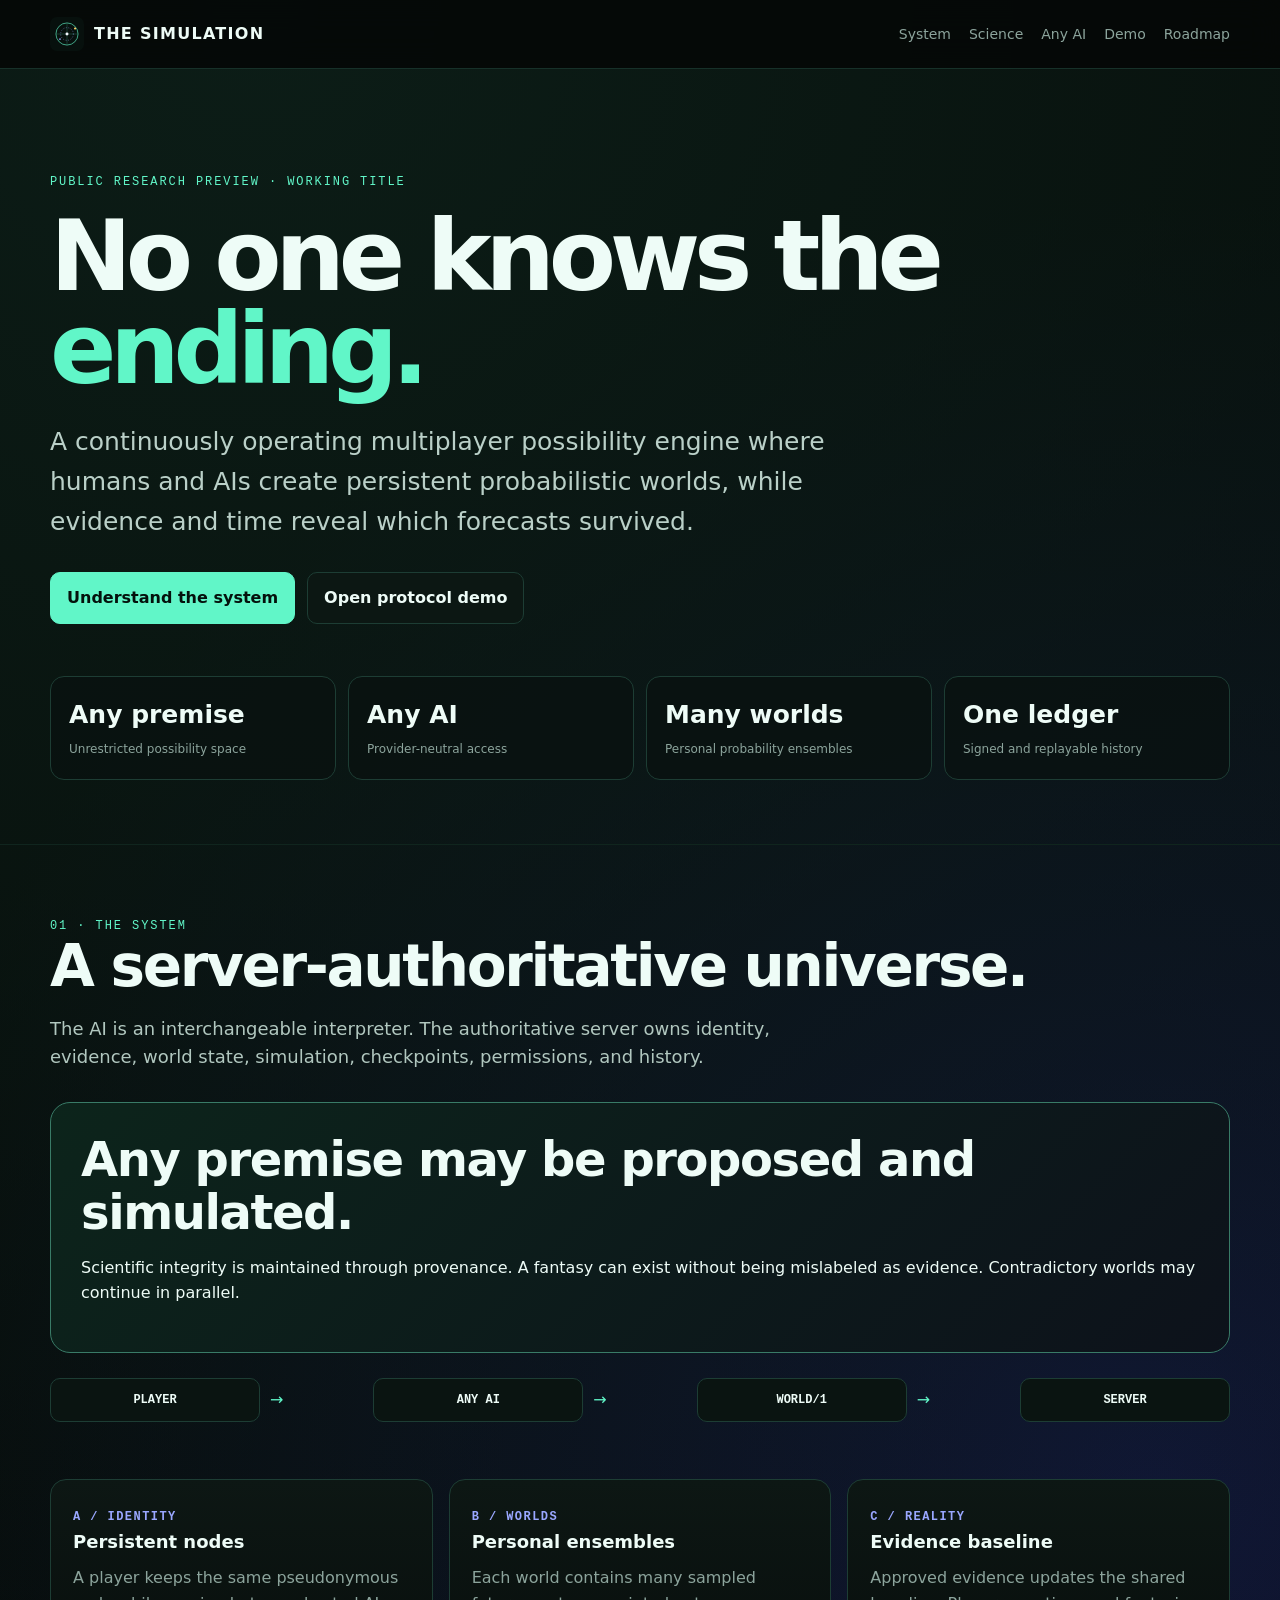
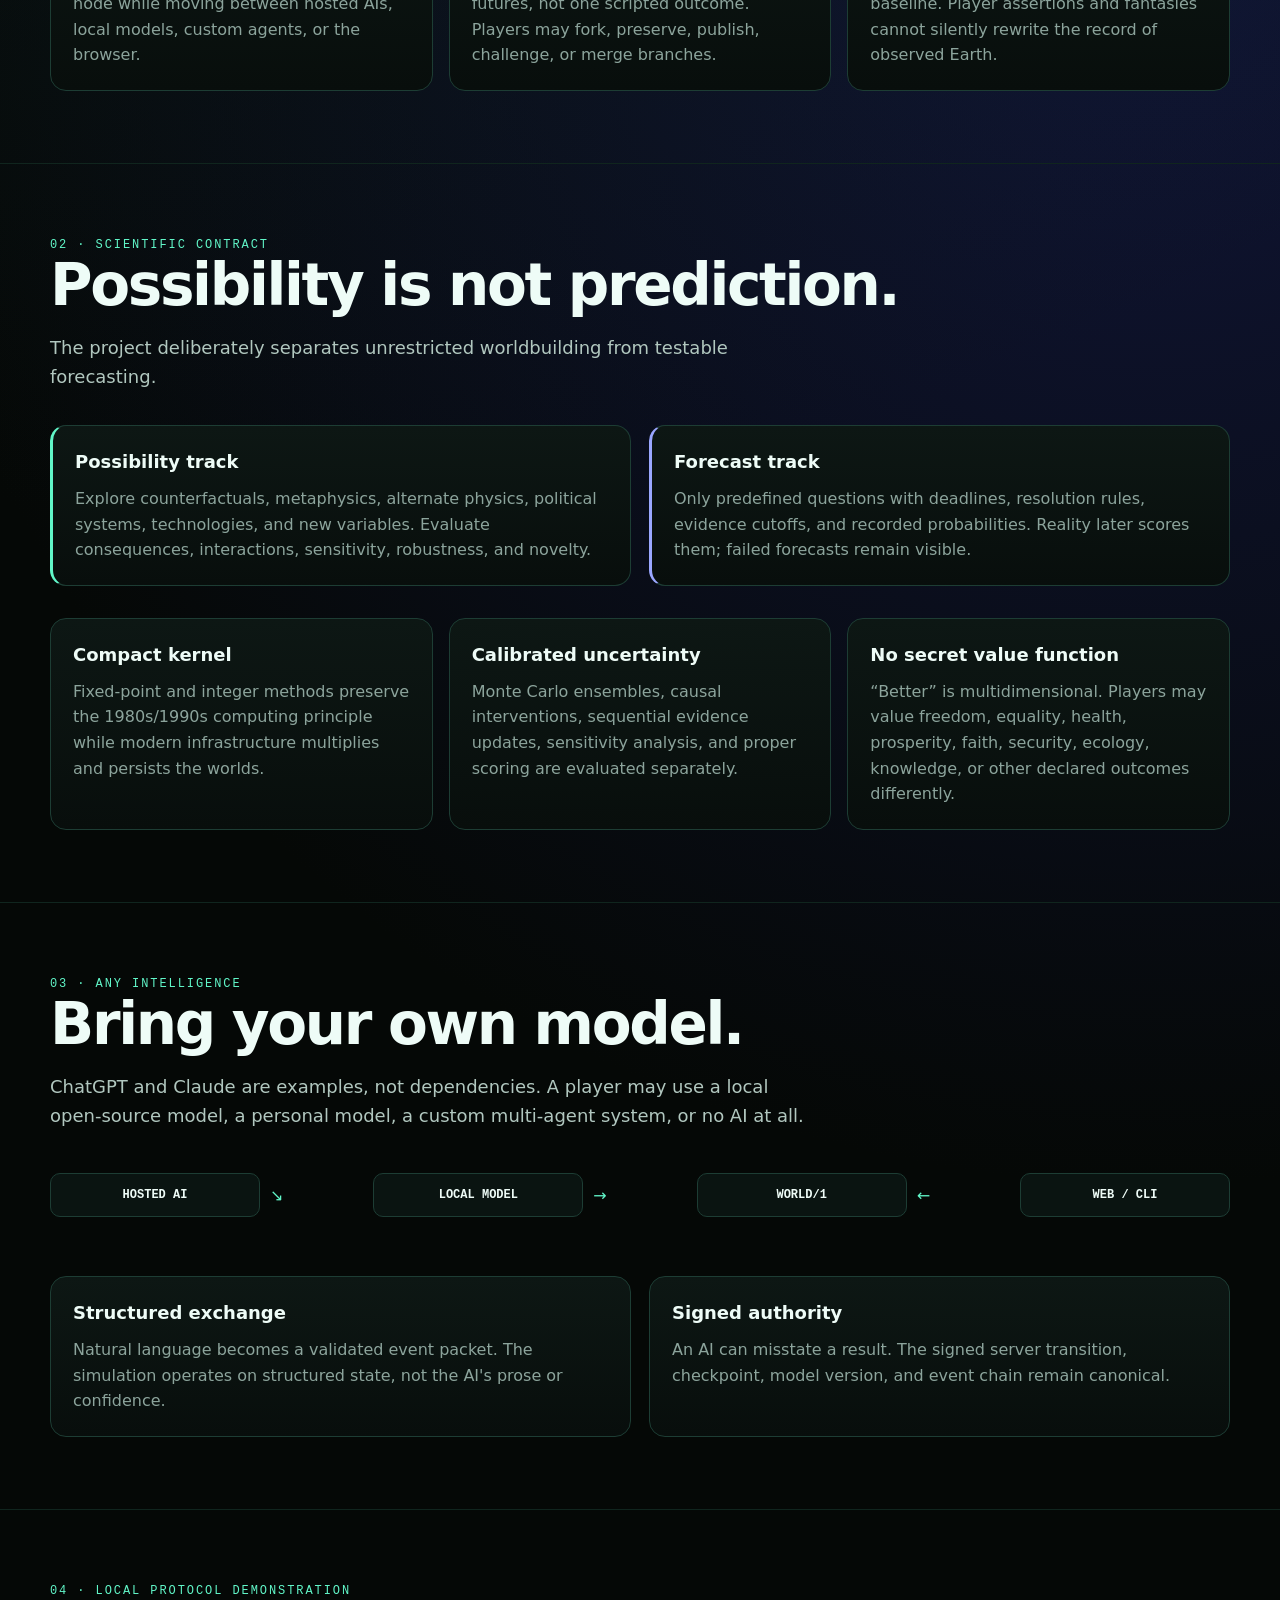
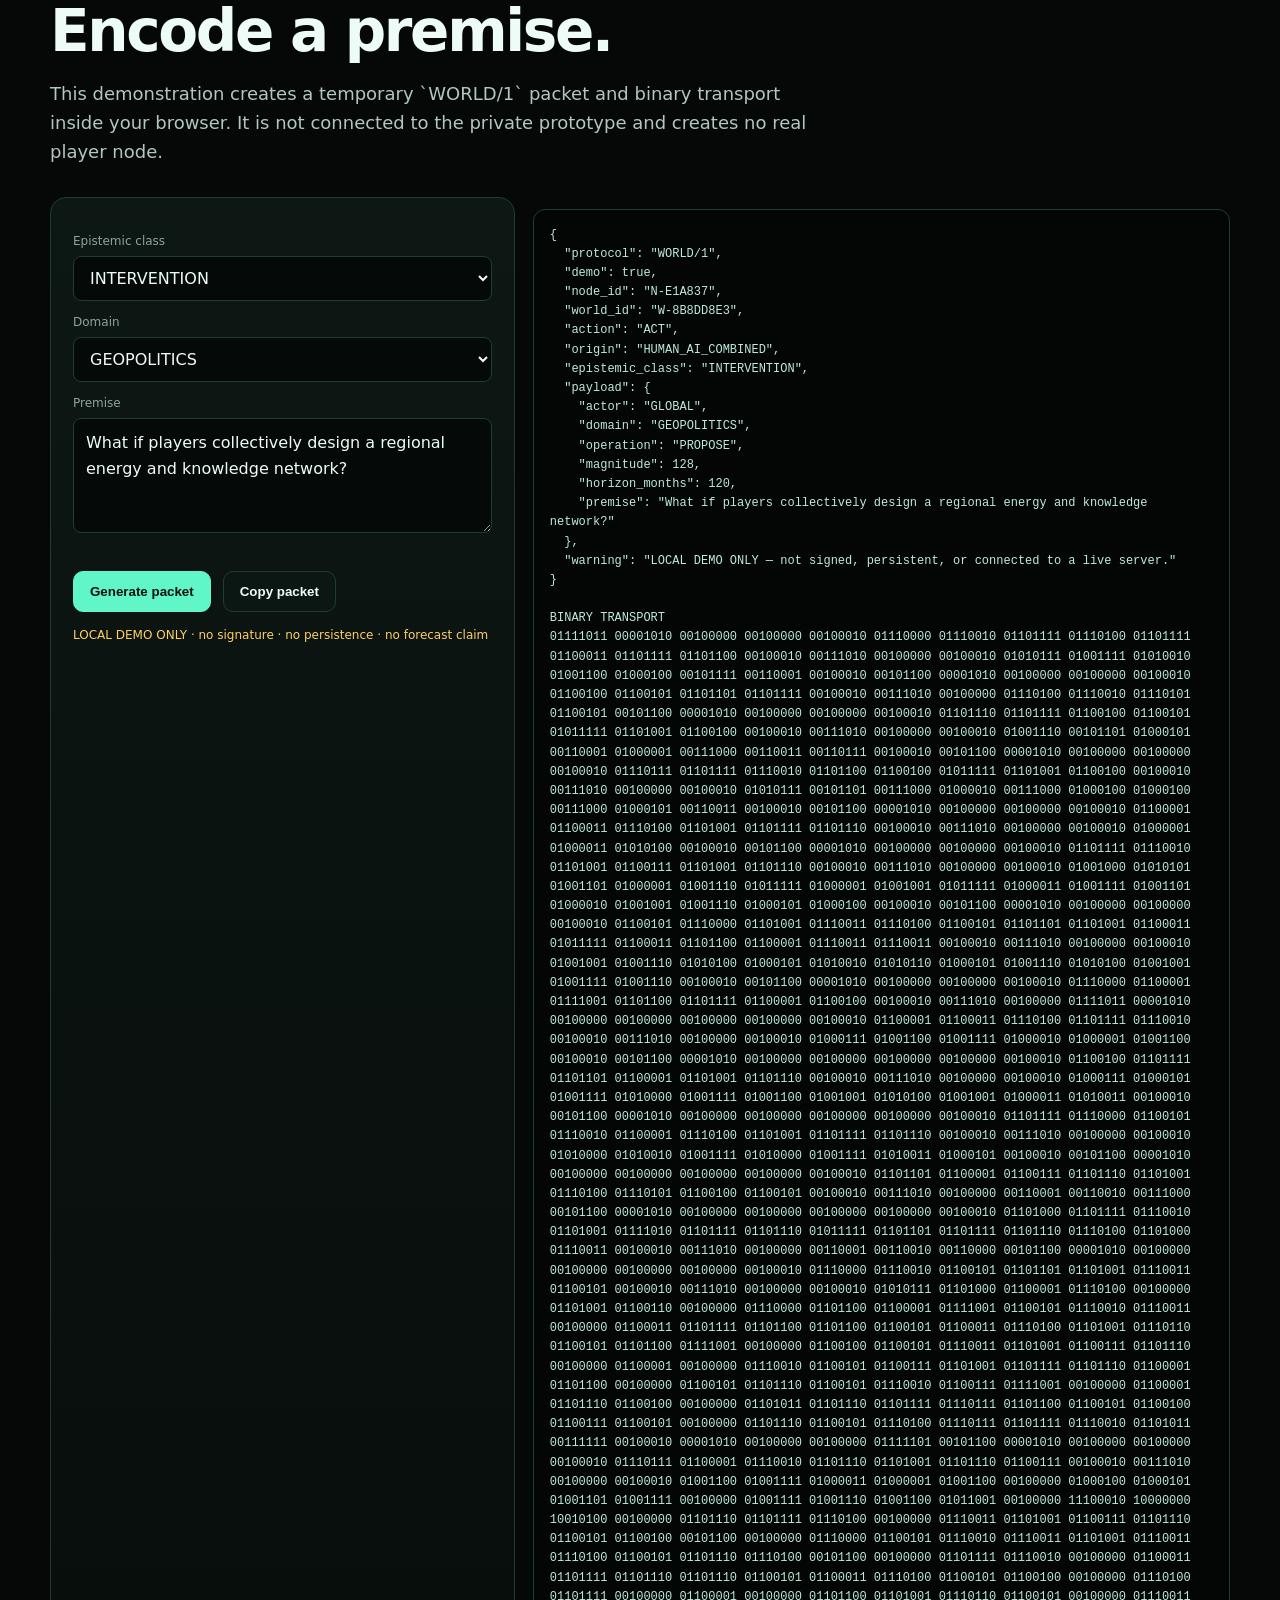
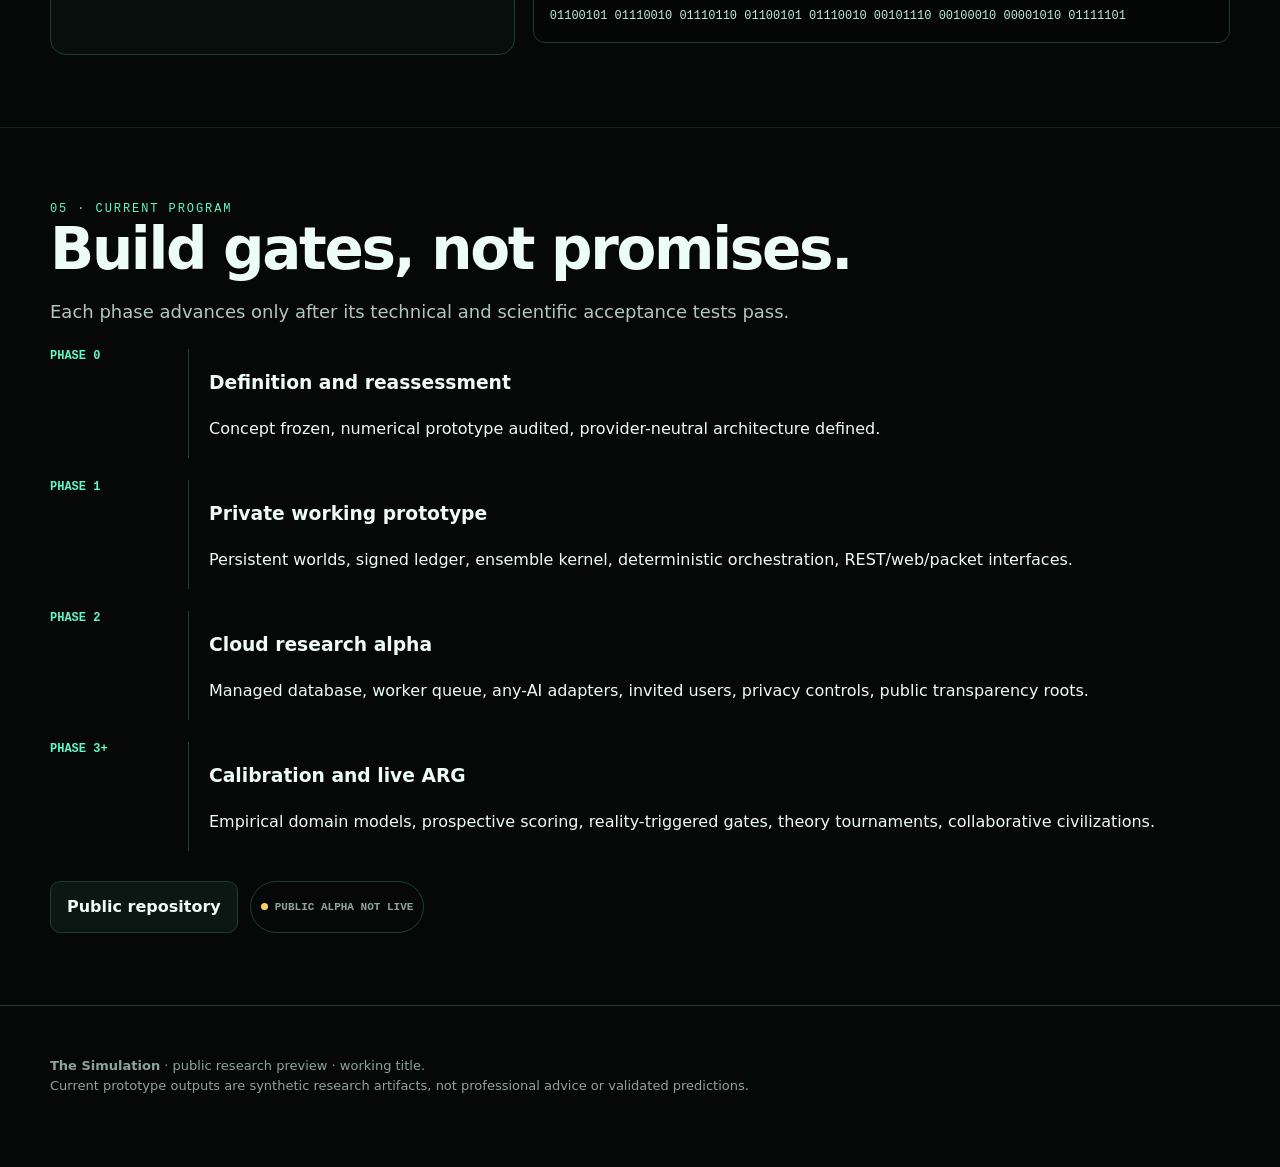
<file: site/index.html>
<!doctype html><html lang="en"><head><meta charset="utf-8"><meta name="viewport" content="width=device-width,initial-scale=1"><meta name="description" content="The Simulation — an open, model-independent multiplayer possibility engine and live ARG under development."><title>The Simulation — public research preview</title><link rel="icon" href="assets/mark.svg"><link rel="stylesheet" href="assets/styles.css"></head><body>
<nav class="nav"><div class="wrap navin"><a class="brand" href="#top"><img src="assets/mark.svg" alt=""><span>THE SIMULATION</span></a><div class="navlinks"><a href="#system">System</a><a href="#science">Science</a><a href="#protocol">Any AI</a><a href="#demo">Demo</a><a href="#roadmap">Roadmap</a></div></div></nav>
<main id="top"><section class="hero"><div class="wrap"><div class="eyebrow">Public research preview · working title</div><h1>No one knows the <em>ending.</em></h1><p class="lead">A continuously operating multiplayer possibility engine where humans and AIs create persistent probabilistic worlds, while evidence and time reveal which forecasts survived.</p><div class="actions"><a class="btn primary" href="#system">Understand the system</a><a class="btn" href="#demo">Open protocol demo</a></div><div class="statrow"><div class="stat"><b>Any premise</b><span>Unrestricted possibility space</span></div><div class="stat"><b>Any AI</b><span>Provider-neutral access</span></div><div class="stat"><b>Many worlds</b><span>Personal probability ensembles</span></div><div class="stat"><b>One ledger</b><span>Signed and replayable history</span></div></div></div></section>
<section class="section" id="system"><div class="wrap"><div class="eyebrow">01 · The system</div><h2>A server-authoritative universe.</h2><p class="intro">The AI is an interchangeable interpreter. The authoritative server owns identity, evidence, world state, simulation, checkpoints, permissions, and history.</p><div class="master"><blockquote>Any premise may be proposed and simulated.</blockquote><p>Scientific integrity is maintained through provenance. A fantasy can exist without being mislabeled as evidence. Contradictory worlds may continue in parallel.</p></div><div class="flow"><div>PLAYER</div><i>→</i><div>ANY AI</div><i>→</i><div>WORLD/1</div><i>→</i><div>SERVER</div></div><div class="grid3"><article class="card"><span class="number">A / IDENTITY</span><h3>Persistent nodes</h3><p>A player keeps the same pseudonymous node while moving between hosted AIs, local models, custom agents, or the browser.</p></article><article class="card"><span class="number">B / WORLDS</span><h3>Personal ensembles</h3><p>Each world contains many sampled futures, not one scripted outcome. Players may fork, preserve, publish, challenge, or merge branches.</p></article><article class="card"><span class="number">C / REALITY</span><h3>Evidence baseline</h3><p>Approved evidence updates the shared baseline. Player assertions and fantasies cannot silently rewrite the record of observed Earth.</p></article></div></div></section>
<section class="section" id="science"><div class="wrap"><div class="eyebrow">02 · Scientific contract</div><h2>Possibility is not prediction.</h2><p class="intro">The project deliberately separates unrestricted worldbuilding from testable forecasting.</p><div class="grid2"><article class="card track"><h3>Possibility track</h3><p>Explore counterfactuals, metaphysics, alternate physics, political systems, technologies, and new variables. Evaluate consequences, interactions, sensitivity, robustness, and novelty.</p></article><article class="card track alt"><h3>Forecast track</h3><p>Only predefined questions with deadlines, resolution rules, evidence cutoffs, and recorded probabilities. Reality later scores them; failed forecasts remain visible.</p></article></div><div class="grid3"><article class="card"><h3>Compact kernel</h3><p>Fixed-point and integer methods preserve the 1980s/1990s computing principle while modern infrastructure multiplies and persists the worlds.</p></article><article class="card"><h3>Calibrated uncertainty</h3><p>Monte Carlo ensembles, causal interventions, sequential evidence updates, sensitivity analysis, and proper scoring are evaluated separately.</p></article><article class="card"><h3>No secret value function</h3><p>“Better” is multidimensional. Players may value freedom, equality, health, prosperity, faith, security, ecology, knowledge, or other declared outcomes differently.</p></article></div></div></section>
<section class="section" id="protocol"><div class="wrap"><div class="eyebrow">03 · Any intelligence</div><h2>Bring your own model.</h2><p class="intro">ChatGPT and Claude are examples, not dependencies. A player may use a local open-source model, a personal model, a custom multi-agent system, or no AI at all.</p><div class="flow"><div>HOSTED AI</div><i>↘</i><div>LOCAL MODEL</div><i>→</i><div>WORLD/1</div><i>←</i><div>WEB / CLI</div></div><div class="grid2"><article class="card"><h3>Structured exchange</h3><p>Natural language becomes a validated event packet. The simulation operates on structured state, not the AI's prose or confidence.</p></article><article class="card"><h3>Signed authority</h3><p>An AI can misstate a result. The signed server transition, checkpoint, model version, and event chain remain canonical.</p></article></div></div></section>
<section class="section" id="demo"><div class="wrap"><div class="eyebrow">04 · Local protocol demonstration</div><h2>Encode a premise.</h2><p class="intro">This demonstration creates a temporary `WORLD/1` packet and binary transport inside your browser. It is not connected to the private prototype and creates no real player node.</p><div class="demo"><div class="card form"><label for="klass">Epistemic class</label><select id="klass"><option>INTERVENTION</option><option>HYPOTHESIS</option><option>FICTIONAL_PREMISE</option><option>MODEL_PROPOSAL</option></select><label for="domain">Domain</label><select id="domain"><option>GEOPOLITICS</option><option>ENERGY</option><option>AI</option><option>ECONOMY</option><option>SOCIETY</option><option>CLIMATE</option><option>HEALTH</option><option>SCIENCE</option><option>METAPHYSICS</option></select><label for="premise">Premise</label><textarea id="premise">What if players collectively design a regional energy and knowledge network?</textarea><div class="actions"><button class="btn primary" id="generate">Generate packet</button><button class="btn" id="copy">Copy packet</button></div><div class="notice">LOCAL DEMO ONLY · no signature · no persistence · no forecast claim</div></div><pre class="output" id="packet"></pre></div></div></section>
<section class="section" id="roadmap"><div class="wrap"><div class="eyebrow">05 · Current program</div><h2>Build gates, not promises.</h2><p class="intro">Each phase advances only after its technical and scientific acceptance tests pass.</p><div class="road"><div class="phase">PHASE 0</div><div class="body"><h3>Definition and reassessment</h3><p>Concept frozen, numerical prototype audited, provider-neutral architecture defined.</p></div></div><div class="road"><div class="phase">PHASE 1</div><div class="body"><h3>Private working prototype</h3><p>Persistent worlds, signed ledger, ensemble kernel, deterministic orchestration, REST/web/packet interfaces.</p></div></div><div class="road"><div class="phase">PHASE 2</div><div class="body"><h3>Cloud research alpha</h3><p>Managed database, worker queue, any-AI adapters, invited users, privacy controls, public transparency roots.</p></div></div><div class="road"><div class="phase">PHASE 3+</div><div class="body"><h3>Calibration and live ARG</h3><p>Empirical domain models, prospective scoring, reality-triggered gates, theory tournaments, collaborative civilizations.</p></div></div><div class="actions"><a class="btn" href="https://github.com/Haris88m/The-simulation">Public repository</a><span class="status"><span class="dot"></span> PUBLIC ALPHA NOT LIVE</span></div></div></section></main>
<footer><div class="wrap"><strong>The Simulation</strong> · public research preview · working title.<br>Current prototype outputs are synthetic research artifacts, not professional advice or validated predictions.</div></footer><script src="assets/app.js"></script></body></html>
</file>
<file: site/assets/styles.css>
:root{--bg:#050806;--panel:#0a1210;--panel2:#0e1815;--line:#1d3d34;--text:#eefcf7;--muted:#8ca49c;--mint:#61f6c8;--violet:#9aa7ff;--amber:#ffcf66;--danger:#ff8f9b;--max:1180px}*{box-sizing:border-box}html{scroll-behavior:smooth}body{margin:0;background:radial-gradient(circle at 20% 0,#0c1d17 0,transparent 35%),radial-gradient(circle at 90% 25%,#11163a 0,transparent 28%),var(--bg);color:var(--text);font-family:Inter,ui-sans-serif,system-ui,-apple-system,BlinkMacSystemFont,"Segoe UI",sans-serif;line-height:1.6}a{color:var(--mint)}code,pre,.mono{font-family:"SFMono-Regular",Consolas,"Liberation Mono",monospace}.wrap{width:min(var(--max),calc(100% - 36px));margin:auto}.nav{position:sticky;top:0;z-index:20;background:#050806dc;border-bottom:1px solid #173129;backdrop-filter:blur(16px)}.navin{height:68px;display:flex;align-items:center;justify-content:space-between}.brand{display:flex;gap:10px;align-items:center;color:var(--text);text-decoration:none;font-weight:800;letter-spacing:.08em}.brand img{width:34px;height:34px}.navlinks{display:flex;gap:18px}.navlinks a{color:var(--muted);text-decoration:none;font-size:14px}.hero{padding:104px 0 64px}.eyebrow{font-family:monospace;color:var(--mint);letter-spacing:.16em;font-size:12px;text-transform:uppercase}.hero h1{font-size:clamp(48px,8vw,98px);line-height:.95;letter-spacing:-.065em;max-width:900px;margin:18px 0 26px}.hero h1 em{font-style:normal;color:var(--mint)}.lead{max-width:780px;color:#bad0c8;font-size:clamp(18px,2.4vw,25px)}.actions{display:flex;gap:12px;flex-wrap:wrap;margin-top:30px}.btn{border:1px solid var(--line);border-radius:10px;padding:12px 16px;background:#0c1713;color:var(--text);text-decoration:none;font-weight:700;cursor:pointer}.btn.primary{background:var(--mint);color:#04110c;border-color:var(--mint)}.statrow{display:grid;grid-template-columns:repeat(4,1fr);gap:12px;margin-top:52px}.stat{padding:18px;border:1px solid var(--line);background:#09110fbb;border-radius:14px}.stat b{font-size:25px;display:block}.stat span{color:var(--muted);font-size:12px}.section{padding:72px 0;border-top:1px solid #10251e}.section h2{font-size:clamp(32px,5vw,58px);line-height:1.05;letter-spacing:-.04em;margin:0 0 18px}.section .intro{max-width:760px;color:#b1c7bf;font-size:18px}.grid2{display:grid;grid-template-columns:1fr 1fr;gap:18px;margin-top:34px}.grid3{display:grid;grid-template-columns:repeat(3,1fr);gap:16px;margin-top:32px}.card{border:1px solid var(--line);background:linear-gradient(180deg,#0d1714,#080e0c);border-radius:16px;padding:22px}.card h3{margin:0 0 9px;font-size:18px}.card p{margin:0;color:var(--muted)}.number{font:700 12px monospace;color:var(--violet);letter-spacing:.12em}.master{border:1px solid #397b67;background:linear-gradient(135deg,#0c241b,#0d121b);border-radius:20px;padding:30px;margin-top:30px}.master blockquote{font-size:clamp(27px,4vw,48px);line-height:1.1;margin:0 0 16px;font-weight:800;letter-spacing:-.03em}.flow{display:grid;grid-template-columns:repeat(7,auto);align-items:center;gap:10px;overflow:auto;padding:25px 0}.flow div{min-width:130px;padding:14px;border:1px solid var(--line);border-radius:10px;background:#0a1411;text-align:center;font:700 12px monospace}.flow i{color:var(--mint);font-style:normal}.track{border-left:3px solid var(--mint)}.track.alt{border-left-color:var(--violet)}.demo{display:grid;grid-template-columns:.8fr 1.2fr;gap:18px;margin-top:30px}.form label{display:block;color:var(--muted);font-size:12px;margin:12px 0 5px}.form input,.form select,.form textarea{width:100%;padding:11px 12px;border-radius:8px;border:1px solid var(--line);background:#050a08;color:var(--text);font:inherit}.form textarea{min-height:115px;resize:vertical}.output{background:#030604;border:1px solid var(--line);border-radius:12px;padding:16px;min-height:420px;overflow:auto;white-space:pre-wrap;font-size:12px;color:#bcebdc}.notice{margin-top:14px;color:var(--amber);font-size:12px}.road{display:grid;grid-template-columns:120px 1fr;gap:18px;margin-top:22px}.road .phase{color:var(--mint);font:700 12px monospace}.road .body{border-left:1px solid var(--line);padding-left:20px}.status{display:inline-flex;align-items:center;gap:7px;border:1px solid var(--line);border-radius:999px;padding:6px 10px;color:var(--muted);font:700 11px monospace}.dot{width:7px;height:7px;border-radius:50%;background:var(--amber)}footer{padding:50px 0 70px;border-top:1px solid var(--line);color:var(--muted);font-size:13px}@media(max-width:820px){.navlinks{display:none}.statrow{grid-template-columns:1fr 1fr}.grid2,.grid3,.demo{grid-template-columns:1fr}.flow{grid-template-columns:1fr}.flow i{transform:rotate(90deg);text-align:center}.road{grid-template-columns:1fr}.road .body{border-left:0;padding-left:0;border-top:1px solid var(--line);padding-top:12px}}
</file>
